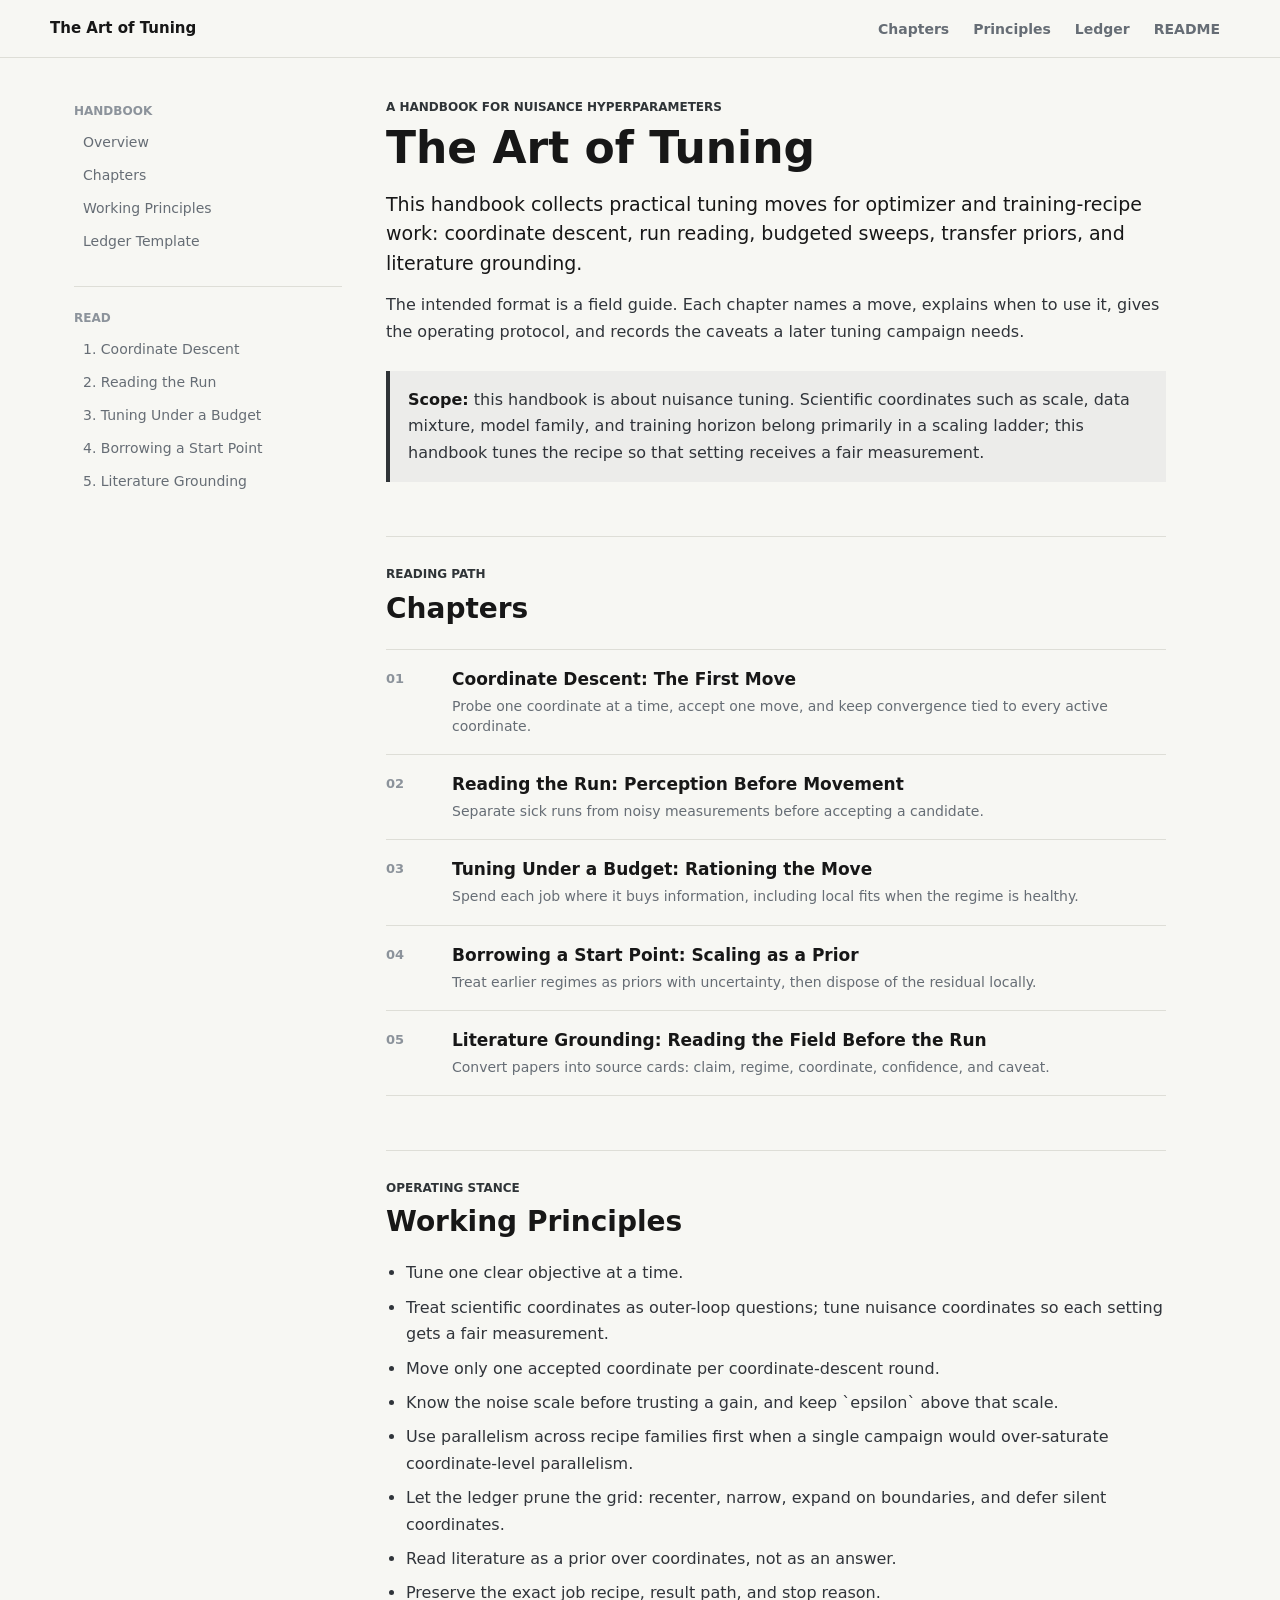
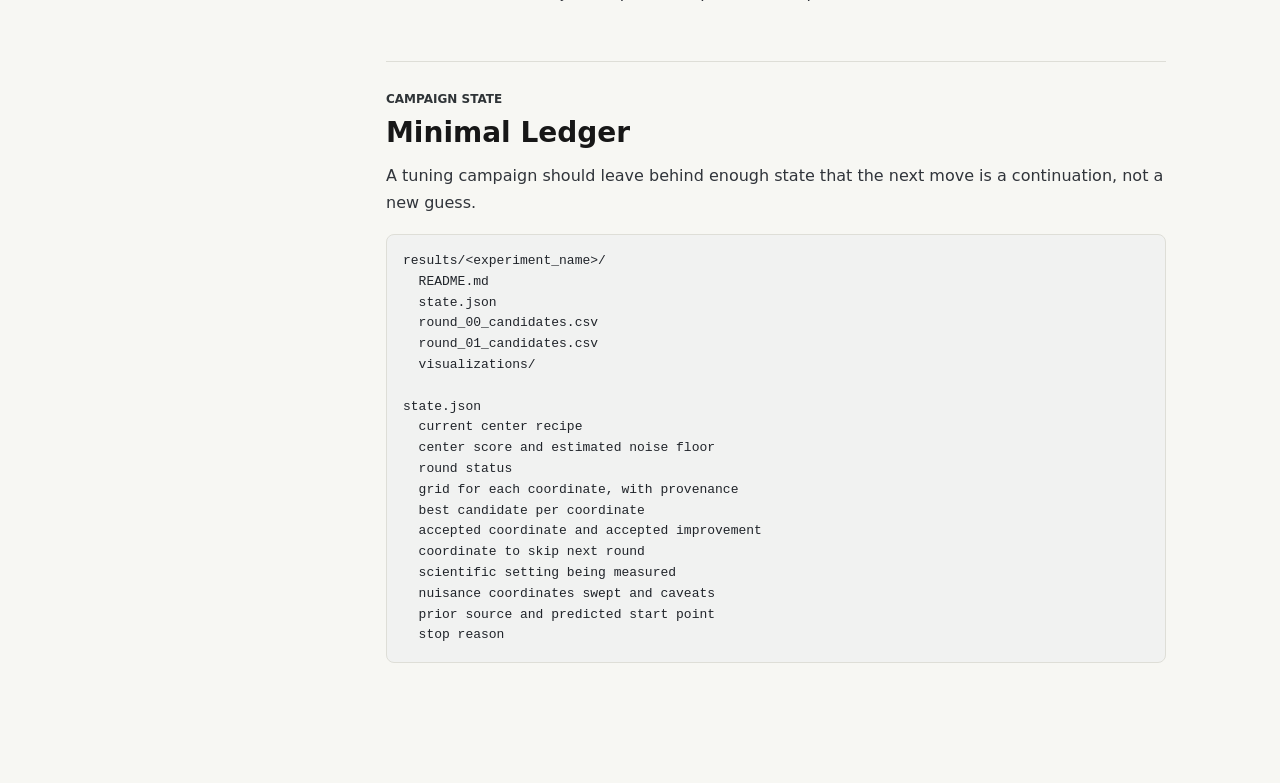
<file: index.html>
<!doctype html>
<html lang="en">
  <head>
    <meta charset="utf-8">
    <meta name="viewport" content="width=device-width, initial-scale=1">
    <title>The Art of Tuning</title>
    <meta
      name="description"
      content="A practical handbook for nuisance hyperparameter tuning in expensive training runs."
    >
    <link rel="stylesheet" href="styles.css">
  </head>
  <body>
    <header class="topbar">
      <a class="wordmark" href="index.html" aria-label="The Art of Tuning home">The Art of Tuning</a>
      <nav class="topnav" aria-label="Primary navigation">
        <a href="#chapters">Chapters</a>
        <a href="#principles">Principles</a>
        <a href="#ledger">Ledger</a>
        <a href="README.md">README</a>
      </nav>
    </header>

    <div class="handbook-shell">
      <aside class="sidebar" aria-label="Table of contents">
        <div class="sidebar-section">
          <p class="sidebar-label">Handbook</p>
          <a href="#overview">Overview</a>
          <a href="#chapters">Chapters</a>
          <a href="#principles">Working Principles</a>
          <a href="#ledger">Ledger Template</a>
        </div>
        <div class="sidebar-section">
          <p class="sidebar-label">Read</p>
          <a href="chapter.html?doc=01-coordinate-descent.md">1. Coordinate Descent</a>
          <a href="chapter.html?doc=02-reading-the-run.md">2. Reading the Run</a>
          <a href="chapter.html?doc=03-tuning-under-a-budget.md">3. Tuning Under a Budget</a>
          <a href="chapter.html?doc=04-borrowing-a-start-point.md">4. Borrowing a Start Point</a>
          <a href="chapter.html?doc=05-literature-grounding.md">5. Literature Grounding</a>
        </div>
      </aside>

      <main class="document">
        <section class="intro" id="overview" aria-labelledby="title">
          <p class="kicker">A handbook for nuisance hyperparameters</p>
          <h1 id="title">The Art of Tuning</h1>
          <p class="lede">
            This handbook collects practical tuning moves for optimizer and training-recipe work:
            coordinate descent, run reading, budgeted sweeps, transfer priors, and literature grounding.
          </p>
          <p>
            The intended format is a field guide. Each chapter names a move, explains when to use it,
            gives the operating protocol, and records the caveats a later tuning campaign needs.
          </p>
          <div class="scope-note" aria-label="Scope">
            <strong>Scope:</strong>
            this handbook is about nuisance tuning. Scientific coordinates such as scale, data mixture,
            model family, and training horizon belong primarily in a scaling ladder; this handbook tunes
            the recipe so that setting receives a fair measurement.
          </div>
        </section>

        <section class="section" id="chapters" aria-labelledby="chapters-title">
          <div class="section-heading">
            <p class="kicker">Reading path</p>
            <h2 id="chapters-title">Chapters</h2>
          </div>
          <ol class="chapter-list">
            <li>
              <a href="chapter.html?doc=01-coordinate-descent.md">
                <span class="chapter-number">01</span>
                <span>
                  <strong>Coordinate Descent: The First Move</strong>
                  <em>Probe one coordinate at a time, accept one move, and keep convergence tied to every active coordinate.</em>
                </span>
              </a>
            </li>
            <li>
              <a href="chapter.html?doc=02-reading-the-run.md">
                <span class="chapter-number">02</span>
                <span>
                  <strong>Reading the Run: Perception Before Movement</strong>
                  <em>Separate sick runs from noisy measurements before accepting a candidate.</em>
                </span>
              </a>
            </li>
            <li>
              <a href="chapter.html?doc=03-tuning-under-a-budget.md">
                <span class="chapter-number">03</span>
                <span>
                  <strong>Tuning Under a Budget: Rationing the Move</strong>
                  <em>Spend each job where it buys information, including local fits when the regime is healthy.</em>
                </span>
              </a>
            </li>
            <li>
              <a href="chapter.html?doc=04-borrowing-a-start-point.md">
                <span class="chapter-number">04</span>
                <span>
                  <strong>Borrowing a Start Point: Scaling as a Prior</strong>
                  <em>Treat earlier regimes as priors with uncertainty, then dispose of the residual locally.</em>
                </span>
              </a>
            </li>
            <li>
              <a href="chapter.html?doc=05-literature-grounding.md">
                <span class="chapter-number">05</span>
                <span>
                  <strong>Literature Grounding: Reading the Field Before the Run</strong>
                  <em>Convert papers into source cards: claim, regime, coordinate, confidence, and caveat.</em>
                </span>
              </a>
            </li>
          </ol>
        </section>

        <section class="section" id="principles" aria-labelledby="principles-title">
          <div class="section-heading">
            <p class="kicker">Operating stance</p>
            <h2 id="principles-title">Working Principles</h2>
          </div>
          <ul class="principle-list">
            <li>Tune one clear objective at a time.</li>
            <li>Treat scientific coordinates as outer-loop questions; tune nuisance coordinates so each setting gets a fair measurement.</li>
            <li>Move only one accepted coordinate per coordinate-descent round.</li>
            <li>Know the noise scale before trusting a gain, and keep `epsilon` above that scale.</li>
            <li>Use parallelism across recipe families first when a single campaign would over-saturate coordinate-level parallelism.</li>
            <li>Let the ledger prune the grid: recenter, narrow, expand on boundaries, and defer silent coordinates.</li>
            <li>Read literature as a prior over coordinates, not as an answer.</li>
            <li>Preserve the exact job recipe, result path, and stop reason.</li>
          </ul>
        </section>

        <section class="section" id="ledger" aria-labelledby="ledger-title">
          <div class="section-heading">
            <p class="kicker">Campaign state</p>
            <h2 id="ledger-title">Minimal Ledger</h2>
          </div>
          <p>
            A tuning campaign should leave behind enough state that the next move is a continuation,
            not a new guess.
          </p>
          <pre><code>results/&lt;experiment_name&gt;/
  README.md
  state.json
  round_00_candidates.csv
  round_01_candidates.csv
  visualizations/

state.json
  current center recipe
  center score and estimated noise floor
  round status
  grid for each coordinate, with provenance
  best candidate per coordinate
  accepted coordinate and accepted improvement
  coordinate to skip next round
  scientific setting being measured
  nuisance coordinates swept and caveats
  prior source and predicted start point
  stop reason</code></pre>
        </section>
      </main>
    </div>

    <script src="script.js"></script>
  </body>
</html>
</file>
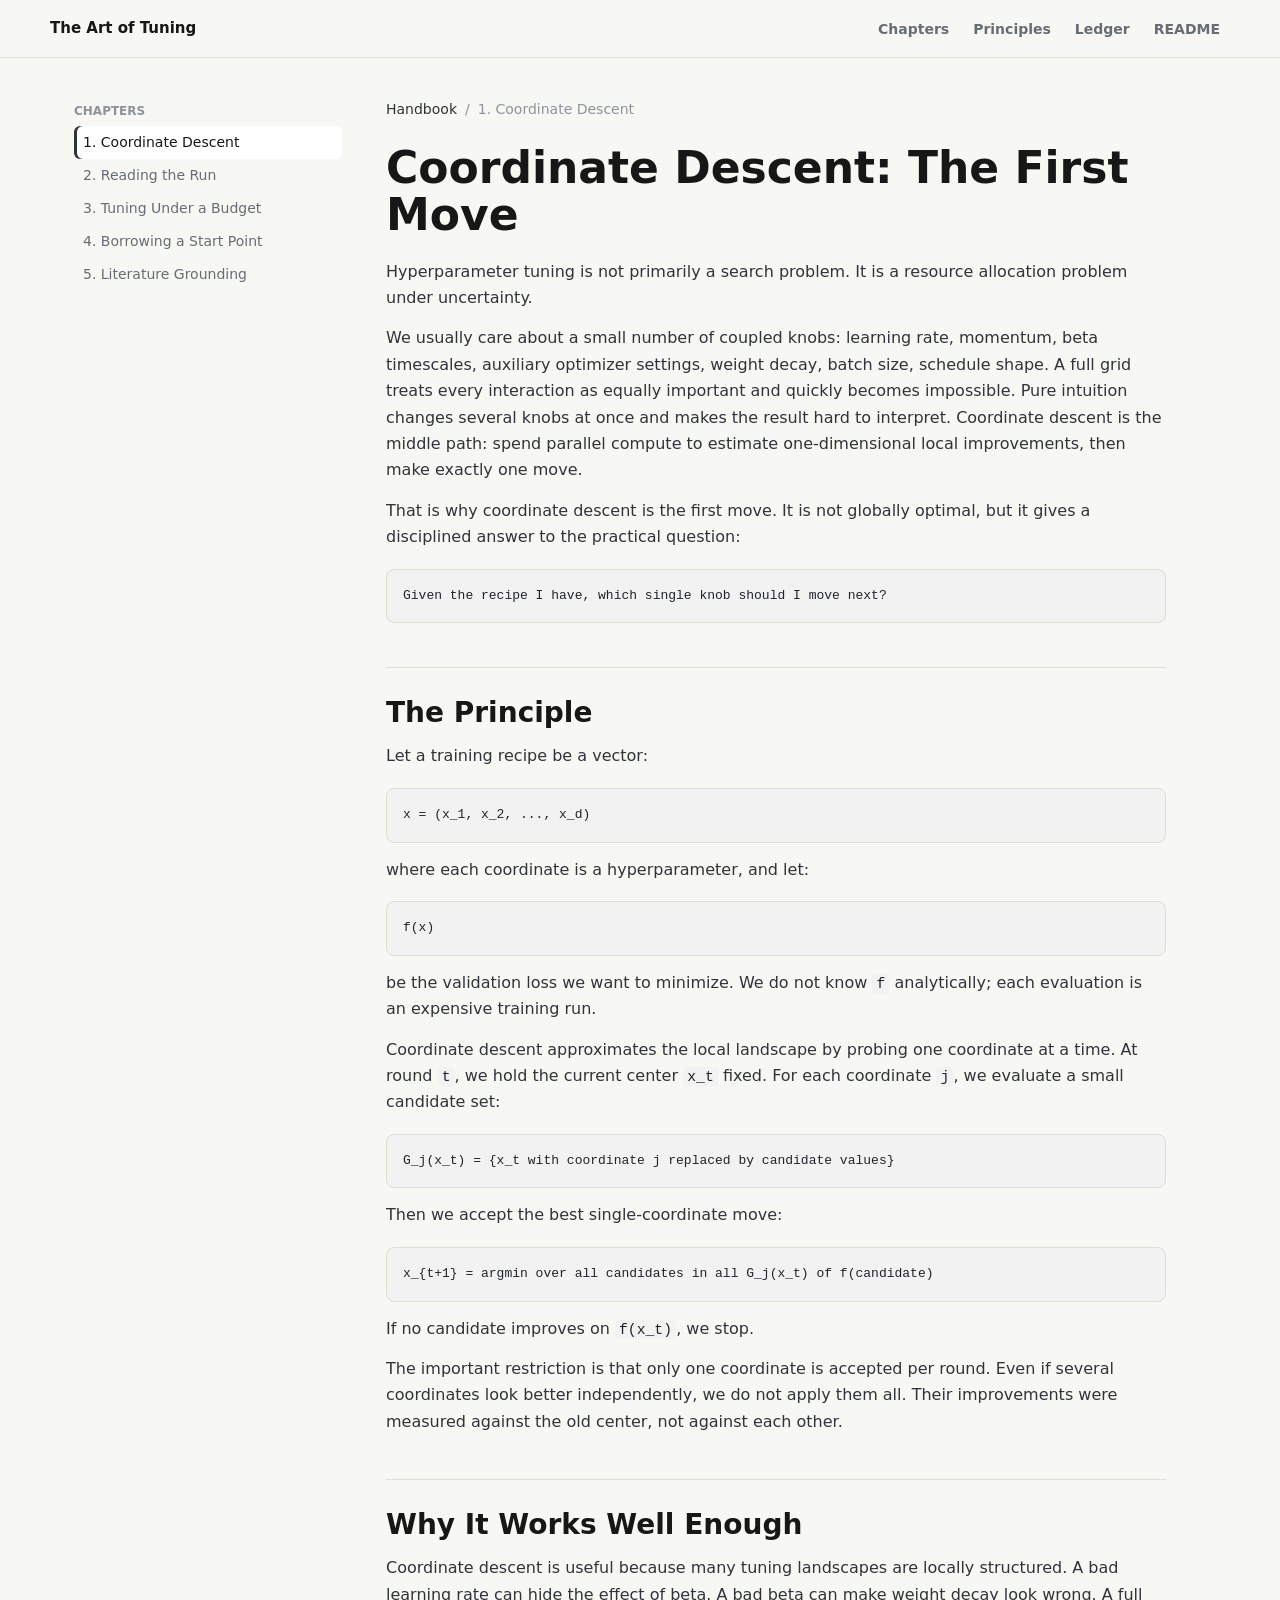
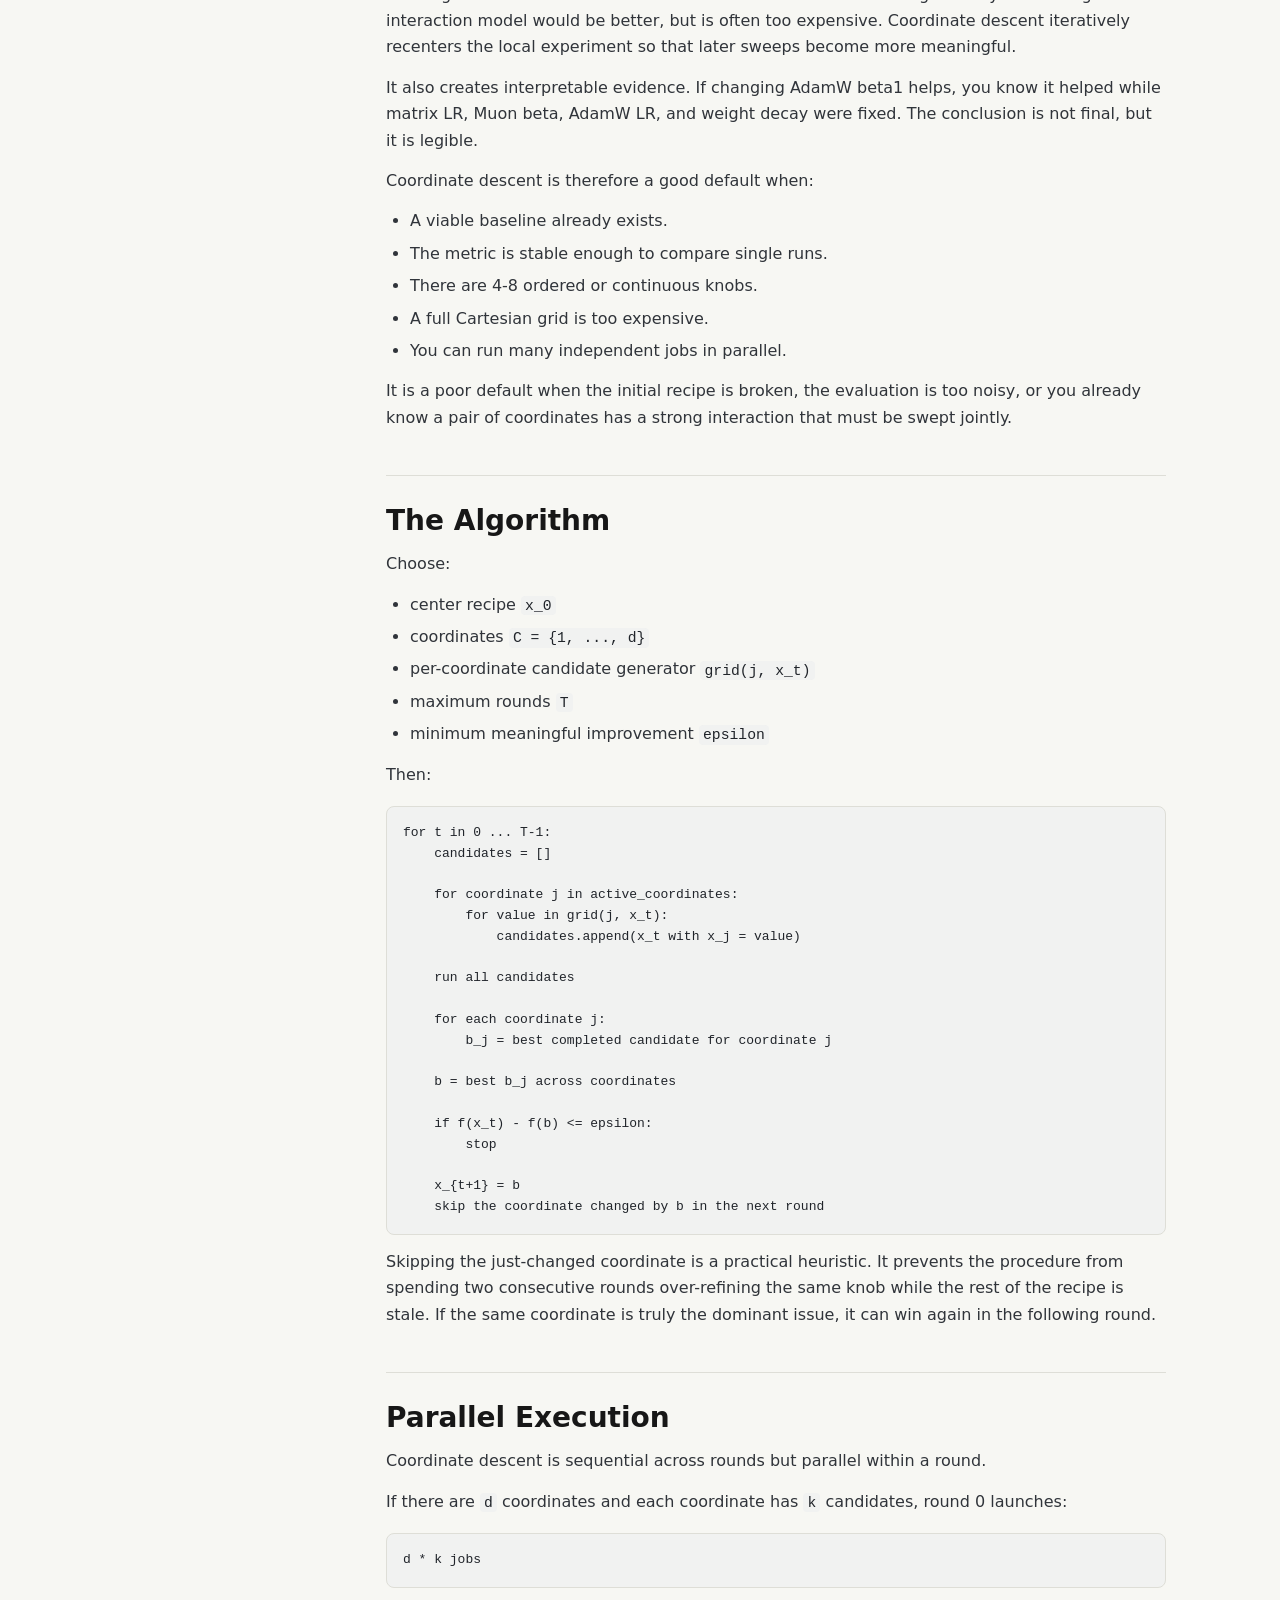
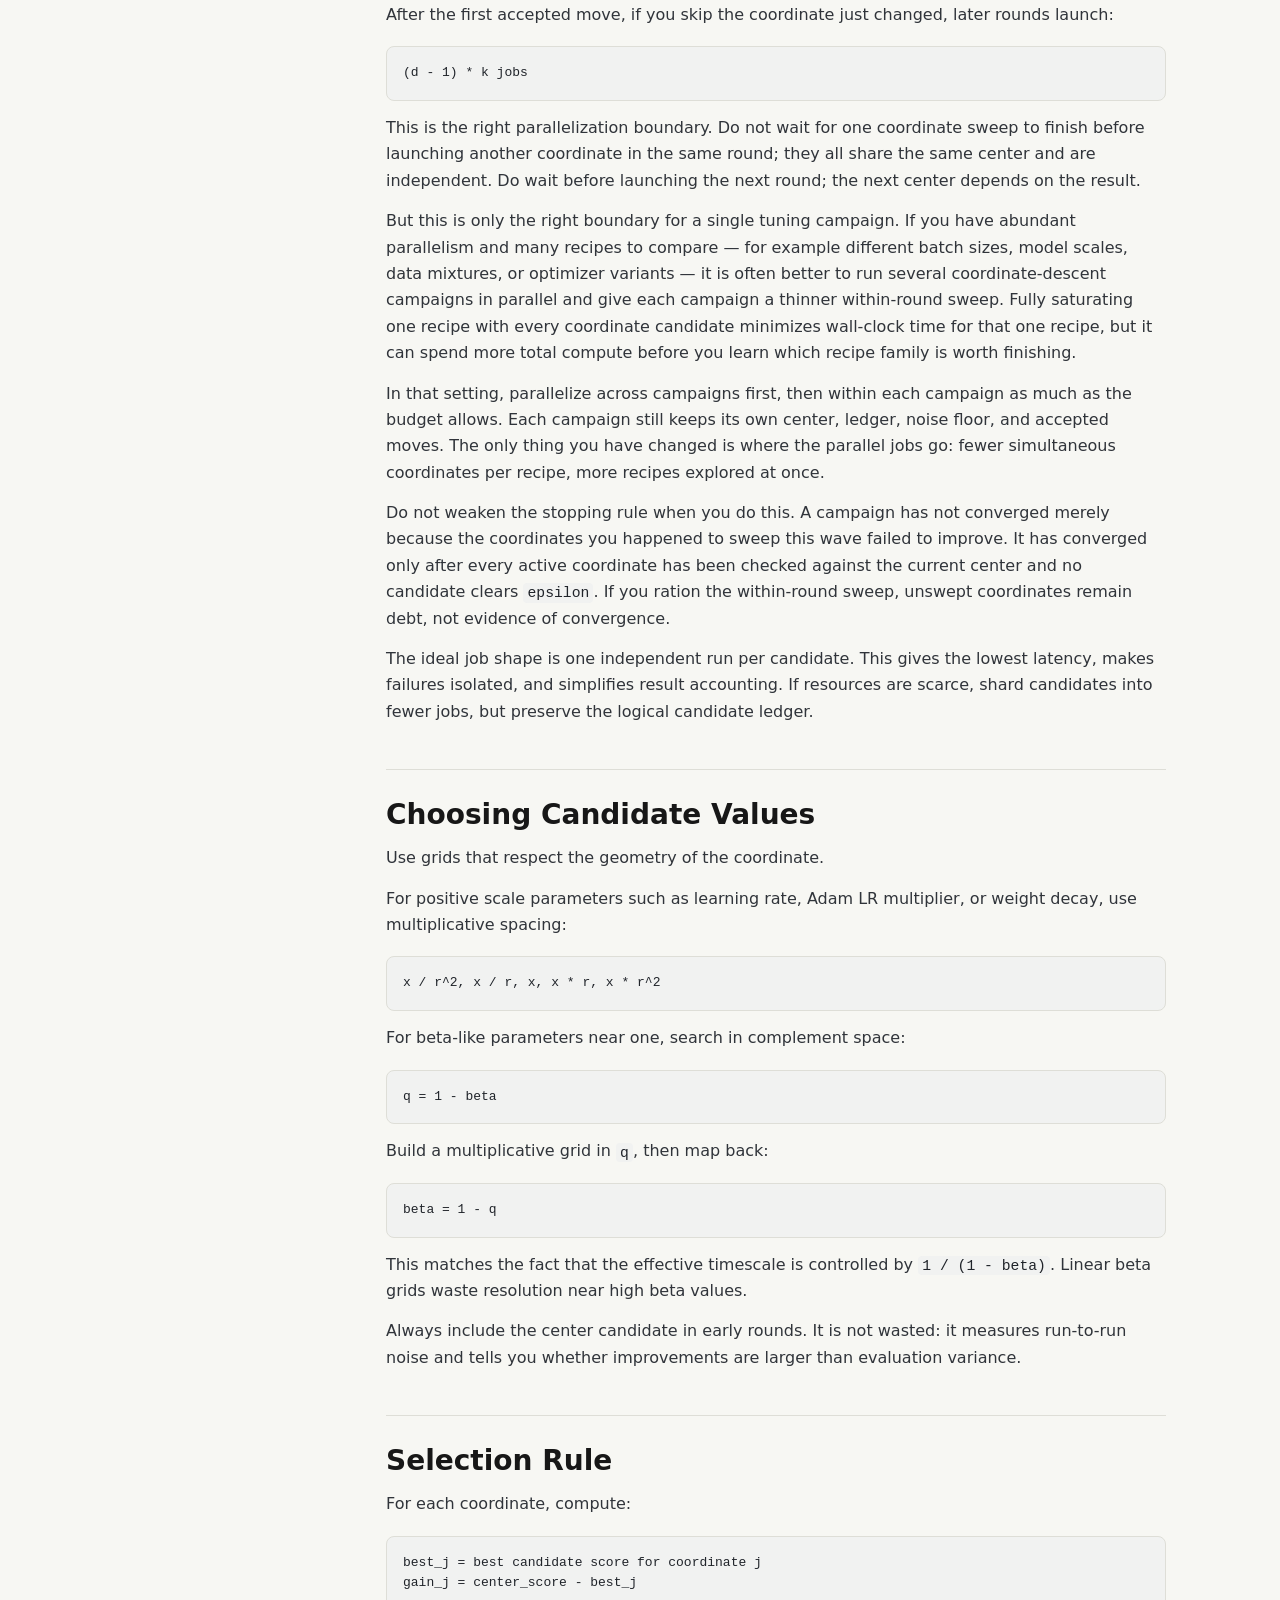
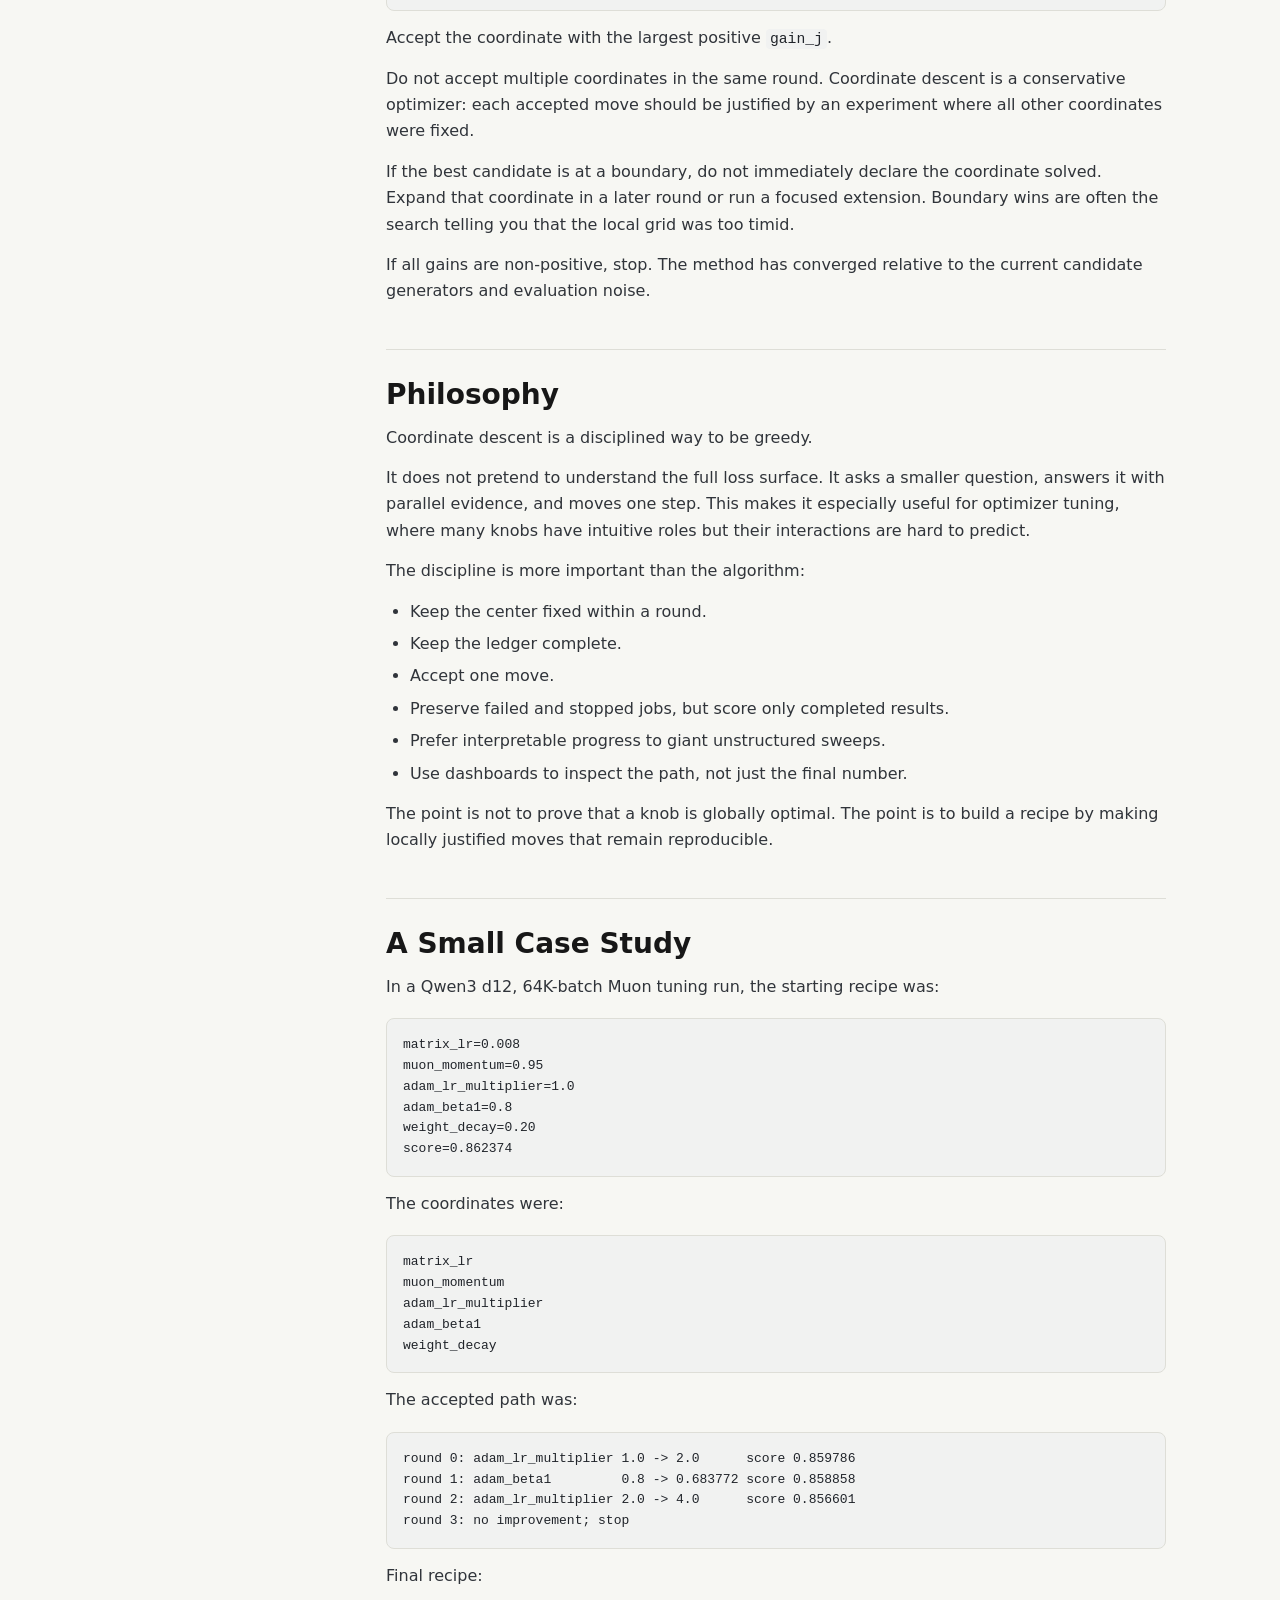
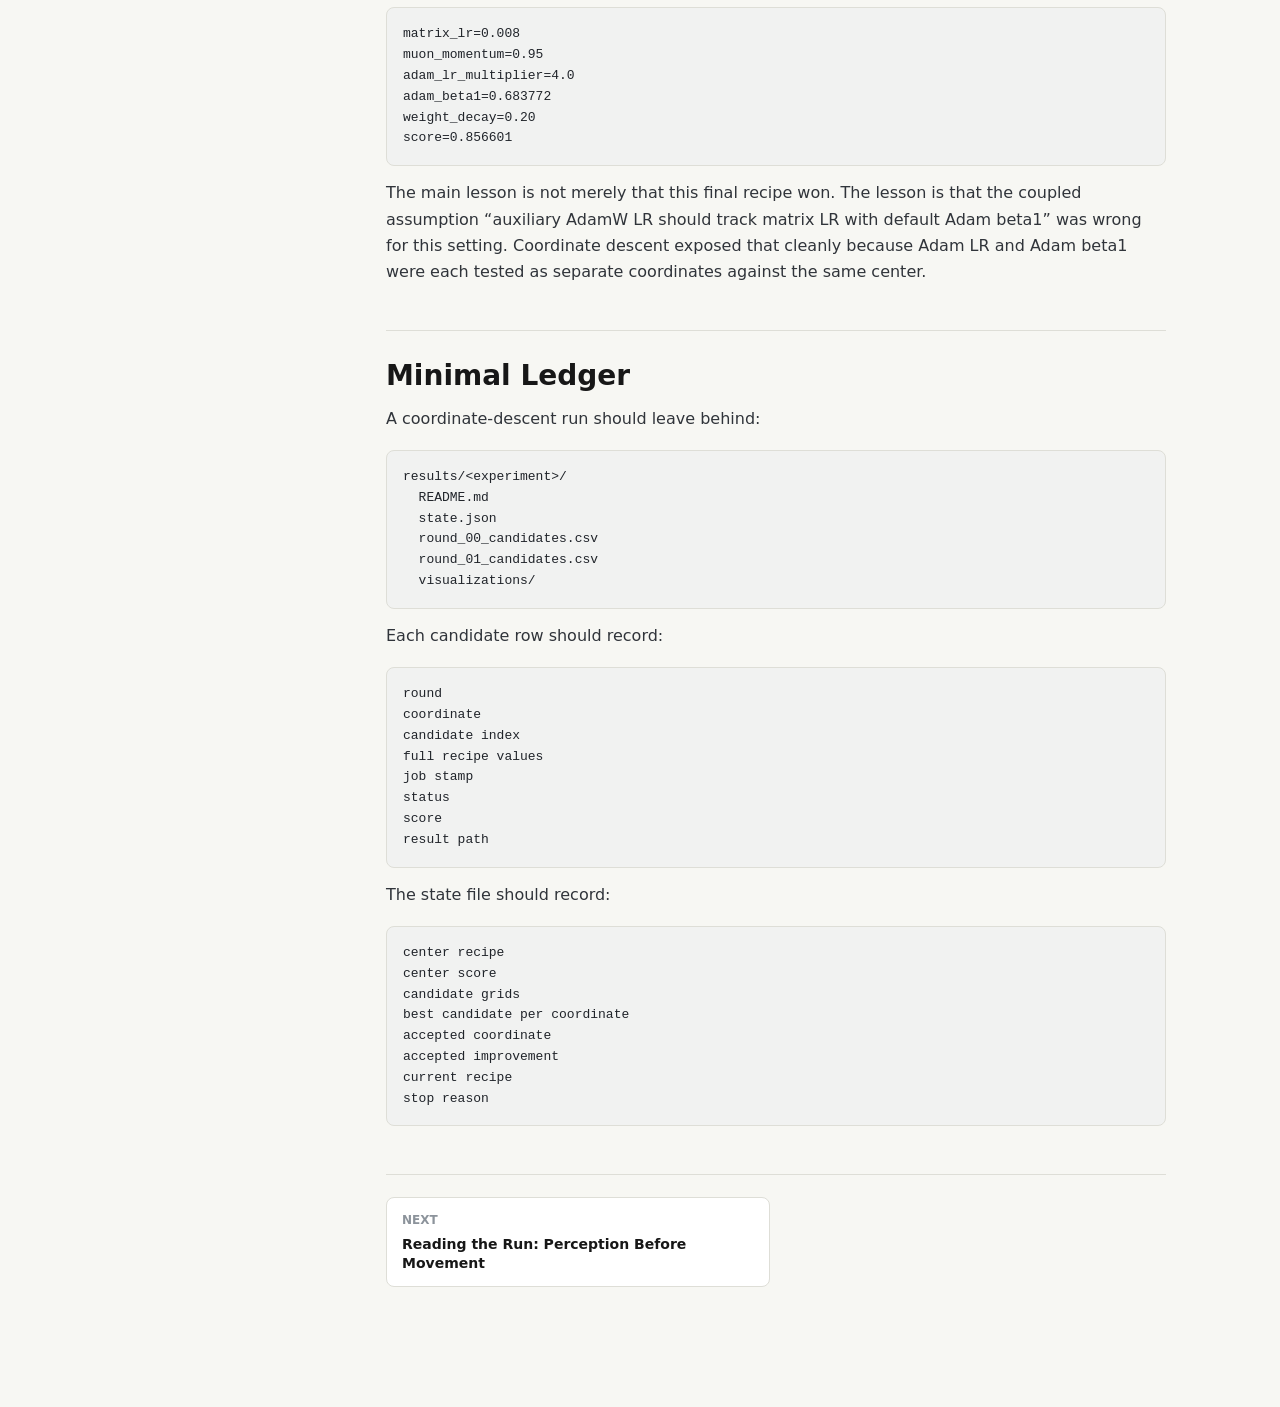
<file: chapter.html>
<!doctype html>
<html lang="en">
  <head>
    <meta charset="utf-8">
    <meta name="viewport" content="width=device-width, initial-scale=1">
    <title>Chapter | The Art of Tuning</title>
    <meta
      name="description"
      content="A rendered chapter from The Art of Tuning handbook."
    >
    <link rel="stylesheet" href="styles.css">
  </head>
  <body data-page="chapter">
    <header class="topbar">
      <a class="wordmark" href="index.html" aria-label="The Art of Tuning home">The Art of Tuning</a>
      <nav class="topnav" aria-label="Primary navigation">
        <a href="index.html#chapters">Chapters</a>
        <a href="index.html#principles">Principles</a>
        <a href="index.html#ledger">Ledger</a>
        <a href="README.md">README</a>
      </nav>
    </header>

    <div class="handbook-shell">
      <aside class="sidebar" aria-label="Chapter navigation">
        <div class="sidebar-section">
          <p class="sidebar-label">Chapters</p>
          <a data-doc-link="01-coordinate-descent.md" href="chapter.html?doc=01-coordinate-descent.md">1. Coordinate Descent</a>
          <a data-doc-link="02-reading-the-run.md" href="chapter.html?doc=02-reading-the-run.md">2. Reading the Run</a>
          <a data-doc-link="03-tuning-under-a-budget.md" href="chapter.html?doc=03-tuning-under-a-budget.md">3. Tuning Under a Budget</a>
          <a data-doc-link="04-borrowing-a-start-point.md" href="chapter.html?doc=04-borrowing-a-start-point.md">4. Borrowing a Start Point</a>
          <a data-doc-link="05-literature-grounding.md" href="chapter.html?doc=05-literature-grounding.md">5. Literature Grounding</a>
        </div>
      </aside>

      <main class="document">
        <nav class="breadcrumb" aria-label="Breadcrumb">
          <a href="index.html">Handbook</a>
          <span aria-hidden="true">/</span>
          <span data-chapter-label>Chapter</span>
        </nav>
        <article class="prose" id="chapter-content" aria-live="polite">
          <p>Loading chapter...</p>
        </article>
        <nav class="chapter-pager" aria-label="Chapter pagination" data-chapter-pager></nav>
      </main>
    </div>

    <script src="script.js"></script>
  </body>
</html>
</file>
<file: styles.css>
:root {
  --bg: #f7f7f3;
  --paper: #ffffff;
  --ink: #171717;
  --body: #30343a;
  --muted: #666d75;
  --faint: #8c939b;
  --line: #deded7;
  --line-strong: #c8c8bf;
  --sidebar: #f0f0eb;
  --accent: #2f3437;
  --accent-soft: #ececea;
  --code-bg: #f1f2f1;
  --code-ink: #20242a;
  --max-width: 1180px;
  --sidebar-width: 268px;
}

* {
  box-sizing: border-box;
}

html {
  scroll-behavior: smooth;
}

body {
  margin: 0;
  background: var(--bg);
  color: var(--body);
  font-family: Inter, ui-sans-serif, system-ui, -apple-system, BlinkMacSystemFont, "Segoe UI", sans-serif;
  font-size: 16px;
  line-height: 1.65;
  letter-spacing: 0;
}

a {
  color: inherit;
}

.topbar {
  position: sticky;
  top: 0;
  z-index: 10;
  min-height: 58px;
  display: flex;
  align-items: center;
  justify-content: space-between;
  gap: 24px;
  padding: 0 max(24px, calc((100vw - var(--max-width)) / 2));
  border-bottom: 1px solid var(--line);
  background: rgba(247, 247, 243, 0.94);
  backdrop-filter: blur(12px);
}

.wordmark {
  color: var(--ink);
  font-size: 15px;
  font-weight: 700;
  line-height: 1;
  text-decoration: none;
  white-space: nowrap;
}

.topnav {
  display: flex;
  align-items: center;
  gap: 4px;
}

.topnav a {
  min-height: 40px;
  display: inline-flex;
  align-items: center;
  border-radius: 6px;
  padding: 0 10px;
  color: var(--muted);
  font-size: 14px;
  font-weight: 550;
  line-height: 1;
  text-decoration: none;
}

.topnav a:hover,
.topnav a:focus-visible,
.sidebar a:hover,
.sidebar a:focus-visible {
  background: var(--accent-soft);
  color: var(--accent);
  outline: none;
}

.handbook-shell {
  width: min(var(--max-width), 100%);
  margin: 0 auto;
  display: grid;
  grid-template-columns: var(--sidebar-width) minmax(0, 1fr);
  gap: 44px;
  padding: 42px 24px 80px;
}

.sidebar {
  position: sticky;
  top: 86px;
  align-self: start;
  max-height: calc(100vh - 110px);
  overflow: auto;
  padding: 4px 0;
}

.sidebar-section + .sidebar-section {
  margin-top: 28px;
  padding-top: 24px;
  border-top: 1px solid var(--line);
}

.sidebar-label {
  margin: 0 0 8px;
  color: var(--faint);
  font-size: 12px;
  font-weight: 700;
  line-height: 1.2;
  text-transform: uppercase;
}

.sidebar a {
  display: block;
  border-radius: 6px;
  padding: 7px 9px;
  color: var(--muted);
  font-size: 14px;
  line-height: 1.35;
  text-decoration: none;
}

.sidebar a.is-active {
  background: var(--paper);
  color: var(--ink);
  box-shadow: inset 3px 0 0 var(--accent);
}

.document {
  min-width: 0;
  max-width: 780px;
  padding-bottom: 40px;
}

.intro,
.section,
.prose {
  border-top: 1px solid var(--line);
  padding-top: 30px;
}

.intro {
  border-top: 0;
  padding-top: 0;
}

.section {
  margin-top: 54px;
}

.kicker {
  margin: 0 0 10px;
  color: var(--accent);
  font-size: 12px;
  font-weight: 750;
  line-height: 1.2;
  text-transform: uppercase;
}

h1,
h2,
h3,
h4 {
  color: var(--ink);
  font-weight: 720;
  letter-spacing: 0;
}

h1 {
  margin: 0;
  font-size: 44px;
  line-height: 1.08;
}

h2 {
  margin: 0;
  font-size: 28px;
  line-height: 1.18;
}

h3 {
  margin: 32px 0 10px;
  font-size: 20px;
  line-height: 1.28;
}

h4 {
  margin: 24px 0 8px;
  font-size: 17px;
  line-height: 1.35;
}

p {
  margin: 14px 0 0;
}

.lede {
  margin-top: 18px;
  color: var(--ink);
  font-size: 19px;
  line-height: 1.55;
}

.scope-note {
  margin-top: 26px;
  padding: 16px 18px;
  border-left: 4px solid var(--accent);
  background: var(--accent-soft);
  color: var(--body);
}

.scope-note strong {
  color: var(--ink);
}

.chapter-list {
  margin: 24px 0 0;
  padding: 0;
  list-style: none;
  border-top: 1px solid var(--line);
}

.chapter-list li {
  border-bottom: 1px solid var(--line);
}

.chapter-list a {
  display: grid;
  grid-template-columns: 48px minmax(0, 1fr);
  gap: 18px;
  padding: 18px 0;
  color: inherit;
  text-decoration: none;
}

.chapter-list a:hover strong,
.chapter-list a:focus-visible strong {
  color: var(--accent);
}

.chapter-list a:focus-visible {
  outline: 2px solid var(--accent);
  outline-offset: 4px;
}

.chapter-number {
  color: var(--faint);
  font-variant-numeric: tabular-nums;
  font-size: 13px;
  font-weight: 700;
}

.chapter-list strong {
  display: block;
  color: var(--ink);
  font-size: 17px;
  line-height: 1.35;
}

.chapter-list em {
  display: block;
  margin-top: 5px;
  color: var(--muted);
  font-size: 14px;
  font-style: normal;
  line-height: 1.45;
}

.principle-list {
  margin: 22px 0 0;
  padding-left: 20px;
}

.principle-list li + li {
  margin-top: 8px;
}

pre {
  margin: 18px 0 0;
  overflow: auto;
  border: 1px solid var(--line);
  border-radius: 8px;
  background: var(--code-bg);
  color: var(--code-ink);
}

pre code {
  display: block;
  padding: 16px;
  font-family: ui-monospace, SFMono-Regular, Menlo, Consolas, monospace;
  font-size: 13px;
  line-height: 1.6;
  white-space: pre;
}

code {
  border-radius: 4px;
  background: var(--code-bg);
  color: var(--code-ink);
  padding: 0.12em 0.28em;
  font-family: ui-monospace, SFMono-Regular, Menlo, Consolas, monospace;
  font-size: 0.92em;
}

pre code {
  padding: 16px;
  background: transparent;
}

.breadcrumb {
  display: flex;
  flex-wrap: wrap;
  gap: 8px;
  margin-bottom: 24px;
  color: var(--faint);
  font-size: 14px;
  line-height: 1.4;
}

.breadcrumb a {
  color: var(--accent);
  text-decoration: none;
}

.prose {
  border-top: 0;
  padding-top: 0;
}

.prose h1 {
  margin-bottom: 20px;
}

.prose h2 {
  margin-top: 44px;
  padding-top: 28px;
  border-top: 1px solid var(--line);
}

.prose h2:first-child {
  margin-top: 0;
  padding-top: 0;
  border-top: 0;
}

.prose ul,
.prose ol {
  margin: 14px 0 0;
  padding-left: 24px;
}

.prose li + li {
  margin-top: 6px;
}

.prose blockquote {
  margin: 18px 0 0;
  padding: 2px 0 2px 18px;
  border-left: 3px solid var(--line-strong);
  color: var(--muted);
}

.prose a {
  color: var(--accent);
  text-decoration-thickness: 1px;
  text-underline-offset: 3px;
}

.chapter-pager {
  display: grid;
  grid-template-columns: repeat(2, minmax(0, 1fr));
  gap: 12px;
  margin-top: 48px;
  padding-top: 22px;
  border-top: 1px solid var(--line);
}

.chapter-pager a {
  min-height: 76px;
  display: flex;
  flex-direction: column;
  justify-content: center;
  gap: 4px;
  border: 1px solid var(--line);
  border-radius: 8px;
  padding: 13px 15px;
  background: var(--paper);
  color: var(--body);
  text-decoration: none;
}

.chapter-pager a:hover,
.chapter-pager a:focus-visible {
  border-color: var(--accent);
  outline: none;
}

.chapter-pager span {
  color: var(--faint);
  font-size: 12px;
  font-weight: 700;
  text-transform: uppercase;
}

.chapter-pager strong {
  color: var(--ink);
  font-size: 14px;
  line-height: 1.35;
}

@media (max-width: 860px) {
  .topbar {
    position: static;
    align-items: flex-start;
    flex-direction: column;
    gap: 10px;
    padding: 16px;
  }

  .topnav {
    width: 100%;
    overflow-x: auto;
    padding-bottom: 2px;
  }

  .handbook-shell {
    grid-template-columns: 1fr;
    gap: 24px;
    padding: 26px 16px 64px;
  }

  .sidebar {
    position: static;
    max-height: none;
    border: 1px solid var(--line);
    border-radius: 8px;
    background: var(--sidebar);
    padding: 12px;
  }

  .sidebar-section + .sidebar-section {
    margin-top: 18px;
    padding-top: 16px;
  }

  .document {
    max-width: none;
  }

  h1 {
    font-size: 36px;
  }

  h2 {
    font-size: 25px;
  }
}

@media (max-width: 560px) {
  body {
    font-size: 15px;
  }

  .topnav a {
    padding-inline: 8px;
  }

  .lede {
    font-size: 17px;
  }

  .chapter-list a {
    grid-template-columns: 1fr;
    gap: 6px;
  }

  .chapter-pager {
    grid-template-columns: 1fr;
  }
}
</file>
